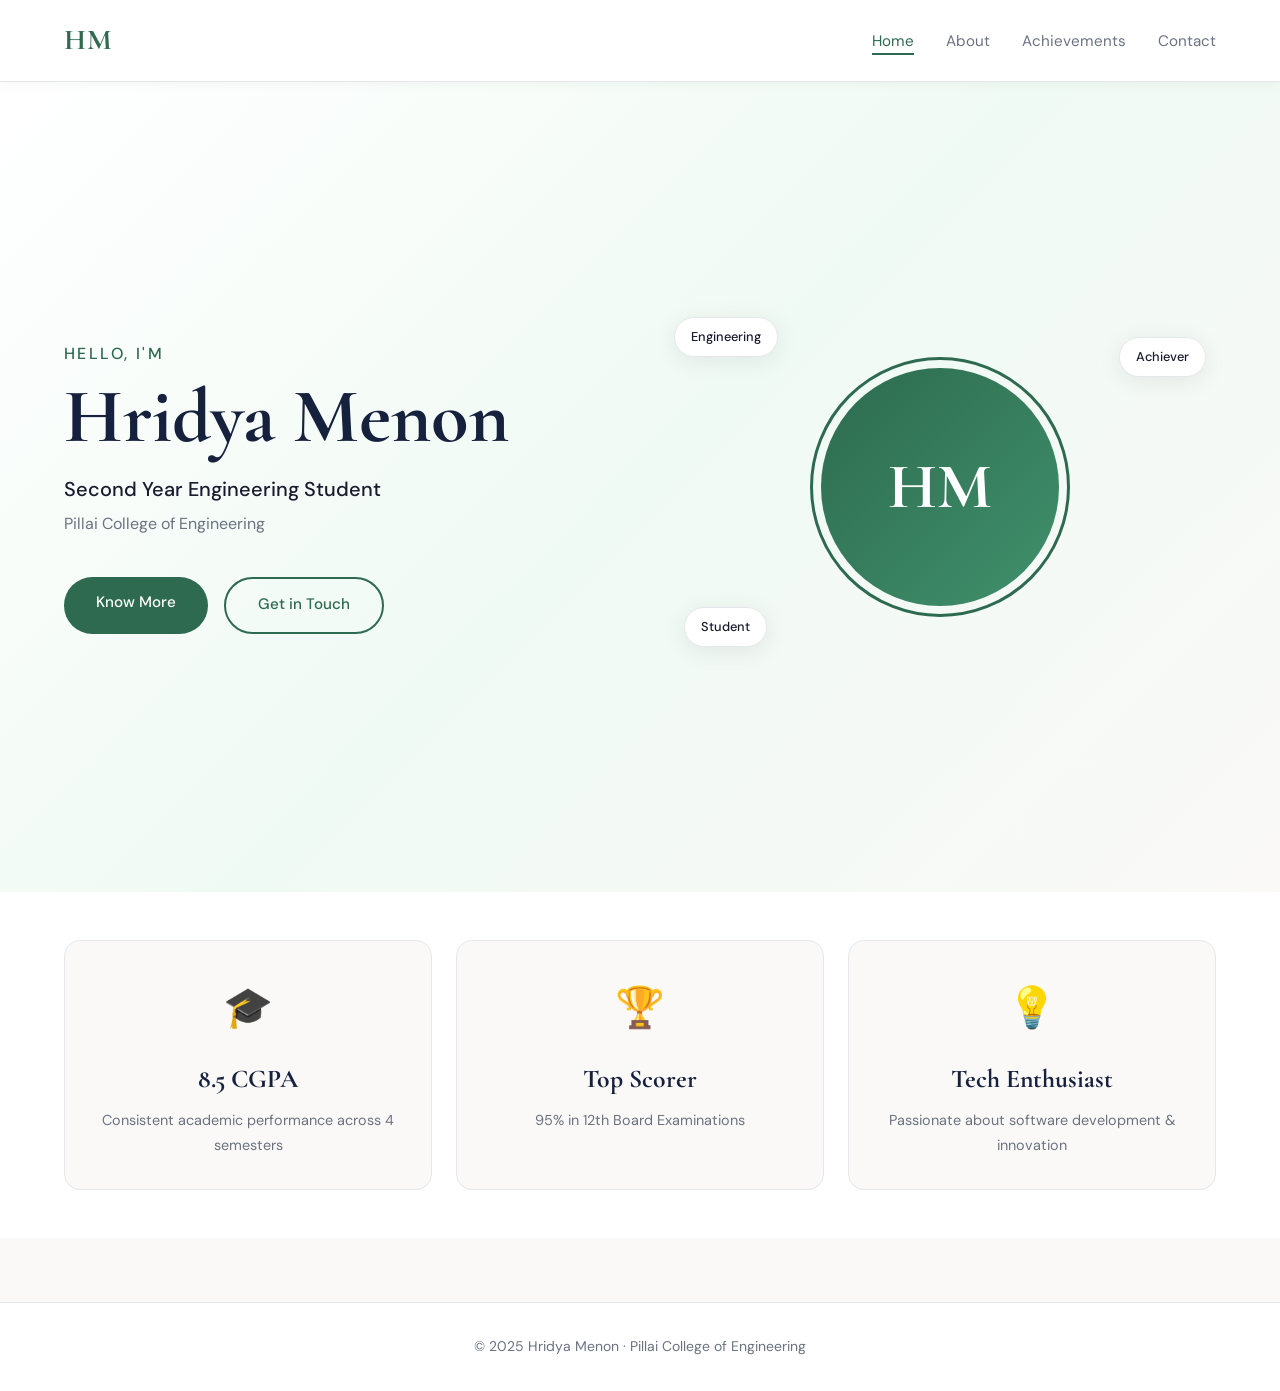
<file: index.html>
<!DOCTYPE html>
<html lang="en">
<head>
  <meta charset="UTF-8" />
  <meta name="viewport" content="width=device-width, initial-scale=1.0"/>
  <title>Hridya Menon | Portfolio</title>
  <link rel="stylesheet" href="style.css" />
  <link href="https://fonts.googleapis.com/css2?family=Cormorant+Garamond:wght@400;600;700&family=DM+Sans:wght@300;400;500&display=swap" rel="stylesheet"/>
</head>
<body>
  <nav class="navbar">
    <div class="nav-logo">HM</div>
    <ul class="nav-links">
      <li><a href="index.html" class="active">Home</a></li>
      <li><a href="about.html">About</a></li>
      <li><a href="achievements.html">Achievements</a></li>
      <li><a href="contact.html">Contact</a></li>
    </ul>
    <div class="hamburger" onclick="toggleMenu()">&#9776;</div>
  </nav>

  <section class="hero">
    <div class="hero-content">
      <p class="hero-tag animate-fade">Hello, I'm</p>
      <h1 class="hero-name animate-slide">Hridya Menon</h1>
      <p class="hero-sub animate-fade-delay">Second Year Engineering Student</p>
      <p class="hero-college animate-fade-delay">Pillai College of Engineering</p>
      <div class="hero-btns animate-up">
        <a href="about.html" class="btn-primary">Know More</a>
        <a href="contact.html" class="btn-outline">Get in Touch</a>
      </div>
    </div>
    <div class="hero-visual animate-up">
      <div class="avatar-ring">
        <div class="avatar-inner">
          <span class="avatar-initials">HM</span>
        </div>
      </div>
      <div class="floating-badge badge-1">Engineering</div>
      <div class="floating-badge badge-2">Student</div>
      <div class="floating-badge badge-3">Achiever</div>
    </div>
  </section>

  <section class="highlights">
    <div class="highlight-card animate-card">
      <div class="h-icon">🎓</div>
      <h3>8.5 CGPA</h3>
      <p>Consistent academic performance across 4 semesters</p>
    </div>
    <div class="highlight-card animate-card">
      <div class="h-icon">🏆</div>
      <h3>Top Scorer</h3>
      <p>95% in 12th Board Examinations</p>
    </div>
    <div class="highlight-card animate-card">
      <div class="h-icon">💡</div>
      <h3>Tech Enthusiast</h3>
      <p>Passionate about software development & innovation</p>
    </div>
  </section>

  <footer class="footer">
    <p>© 2025 Hridya Menon · Pillai College of Engineering</p>
  </footer>

  <script src="script.js"></script>
</body>
</html>
</file>
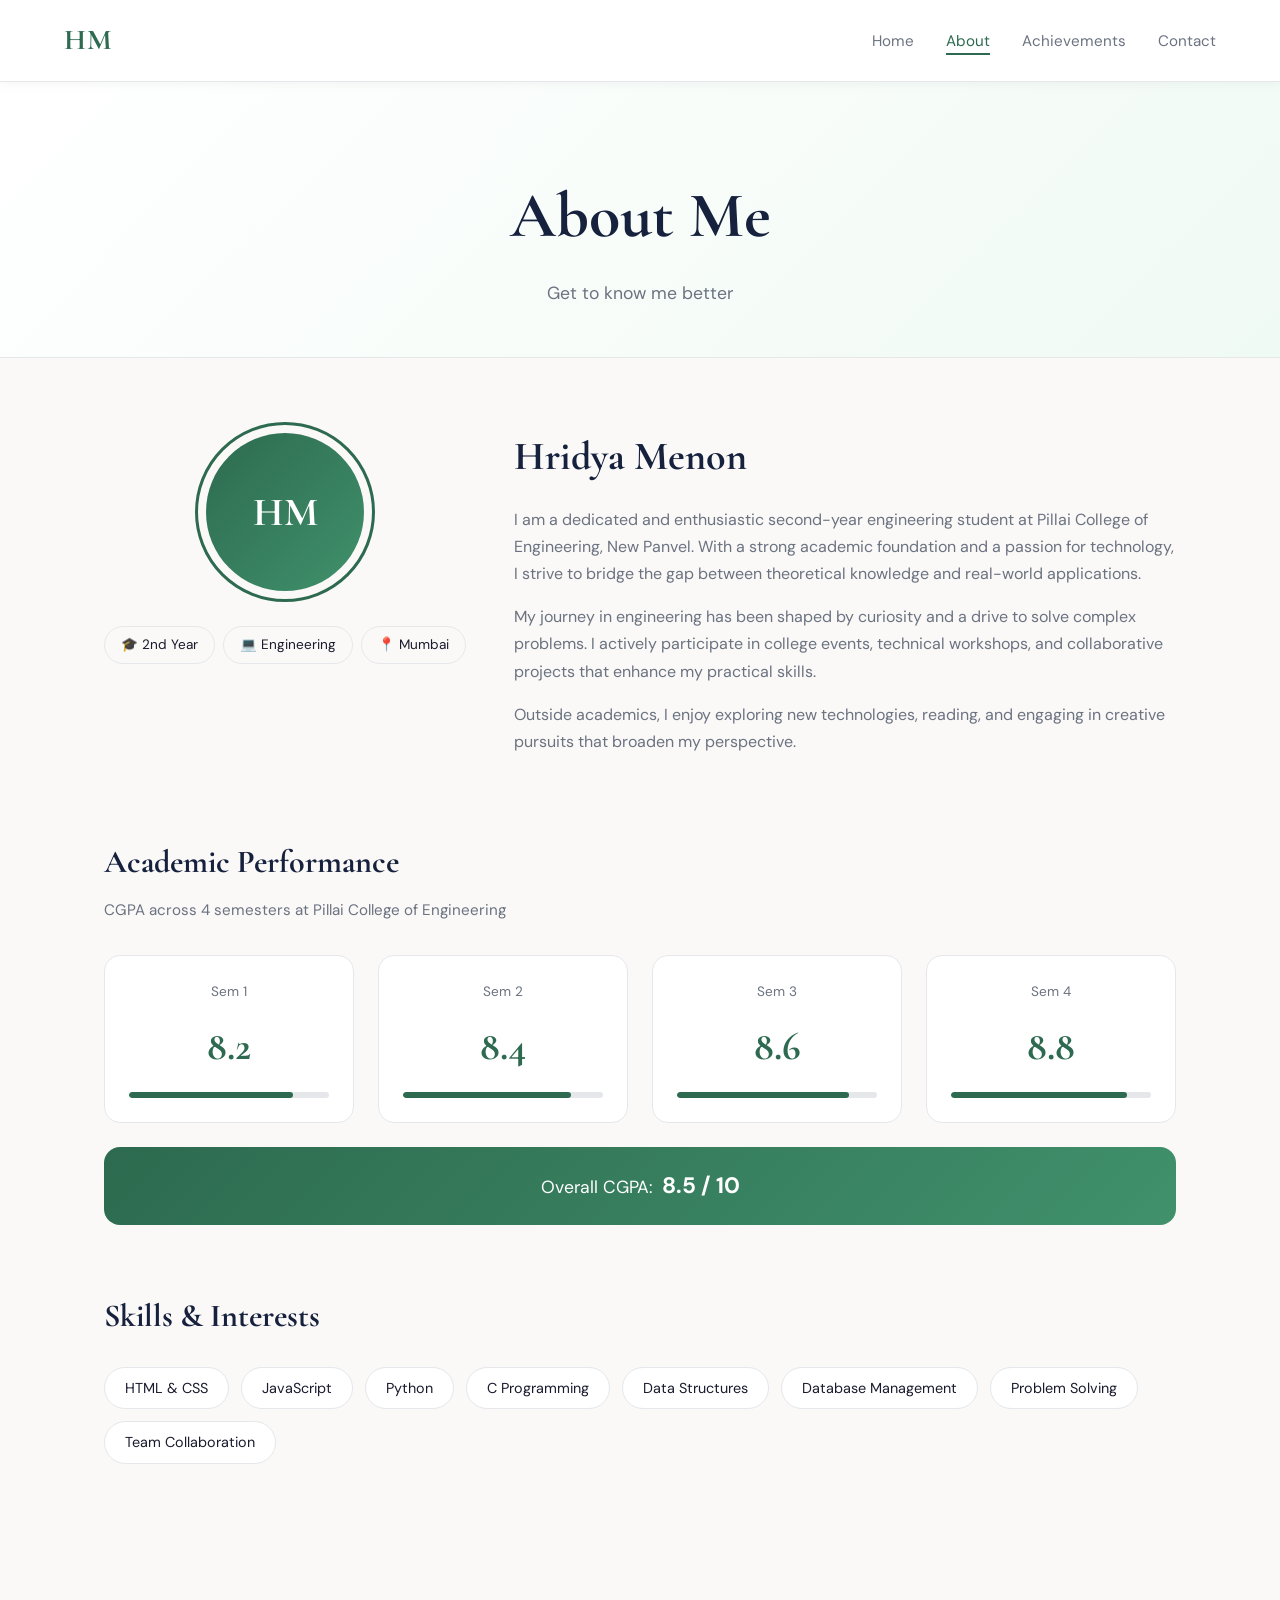
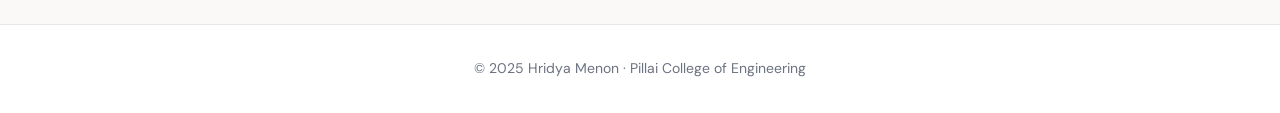
<file: about.html>
<!DOCTYPE html>
<html lang="en">
<head>
  <meta charset="UTF-8" />
  <meta name="viewport" content="width=device-width, initial-scale=1.0"/>
  <title>About | Hridya Menon</title>
  <link rel="stylesheet" href="style.css" />
  <link href="https://fonts.googleapis.com/css2?family=Cormorant+Garamond:wght@400;600;700&family=DM+Sans:wght@300;400;500&display=swap" rel="stylesheet"/>
</head>
<body>
  <nav class="navbar">
    <div class="nav-logo">HM</div>
    <ul class="nav-links">
      <li><a href="index.html">Home</a></li>
      <li><a href="about.html" class="active">About</a></li>
      <li><a href="achievements.html">Achievements</a></li>
      <li><a href="contact.html">Contact</a></li>
    </ul>
    <div class="hamburger" onclick="toggleMenu()">&#9776;</div>
  </nav>

  <section class="page-hero">
    <h1 class="animate-slide">About Me</h1>
    <p class="animate-fade-delay">Get to know me better</p>
  </section>

  <section class="about-section">
    <div class="about-grid">
      <div class="about-left animate-card">
        <div class="avatar-ring small">
          <div class="avatar-inner">
            <span class="avatar-initials">HM</span>
          </div>
        </div>
        <div class="info-pills">
          <span class="pill">🎓 2nd Year</span>
          <span class="pill">💻 Engineering</span>
          <span class="pill">📍 Mumbai</span>
        </div>
      </div>
      <div class="about-right">
        <h2 class="animate-slide">Hridya Menon</h2>
        <p class="about-para animate-fade">
          I am a dedicated and enthusiastic second-year engineering student at Pillai College of Engineering, New Panvel. With a strong academic foundation and a passion for technology, I strive to bridge the gap between theoretical knowledge and real-world applications.
        </p>
        <p class="about-para animate-fade">
          My journey in engineering has been shaped by curiosity and a drive to solve complex problems. I actively participate in college events, technical workshops, and collaborative projects that enhance my practical skills.
        </p>
        <p class="about-para animate-fade">
          Outside academics, I enjoy exploring new technologies, reading, and engaging in creative pursuits that broaden my perspective.
        </p>
      </div>
    </div>

    <div class="cgpa-section">
      <h2 class="section-title animate-slide">Academic Performance</h2>
      <p class="section-sub animate-fade">CGPA across 4 semesters at Pillai College of Engineering</p>
      <div class="semester-cards">
        <div class="sem-card animate-card">
          <div class="sem-num">Sem 1</div>
          <div class="sem-cgpa">8.2</div>
          <div class="progress-bar"><div class="progress-fill" style="width:82%"></div></div>
        </div>
        <div class="sem-card animate-card">
          <div class="sem-num">Sem 2</div>
          <div class="sem-cgpa">8.4</div>
          <div class="progress-bar"><div class="progress-fill" style="width:84%"></div></div>
        </div>
        <div class="sem-card animate-card">
          <div class="sem-num">Sem 3</div>
          <div class="sem-cgpa">8.6</div>
          <div class="progress-bar"><div class="progress-fill" style="width:86%"></div></div>
        </div>
        <div class="sem-card animate-card">
          <div class="sem-num">Sem 4</div>
          <div class="sem-cgpa">8.8</div>
          <div class="progress-bar"><div class="progress-fill" style="width:88%"></div></div>
        </div>
      </div>
      <div class="overall-cgpa animate-up">
        <span>Overall CGPA: </span><strong>8.5 / 10</strong>
      </div>
    </div>

    <div class="skills-section">
      <h2 class="section-title animate-slide">Skills & Interests</h2>
      <div class="skills-grid">
        <div class="skill-tag">HTML & CSS</div>
        <div class="skill-tag">JavaScript</div>
        <div class="skill-tag">Python</div>
        <div class="skill-tag">C Programming</div>
        <div class="skill-tag">Data Structures</div>
        <div class="skill-tag">Database Management</div>
        <div class="skill-tag">Problem Solving</div>
        <div class="skill-tag">Team Collaboration</div>
      </div>
    </div>
  </section>

  <footer class="footer">
    <p>© 2025 Hridya Menon · Pillai College of Engineering</p>
  </footer>

  <script src="script.js"></script>
</body>
</html>
</file>
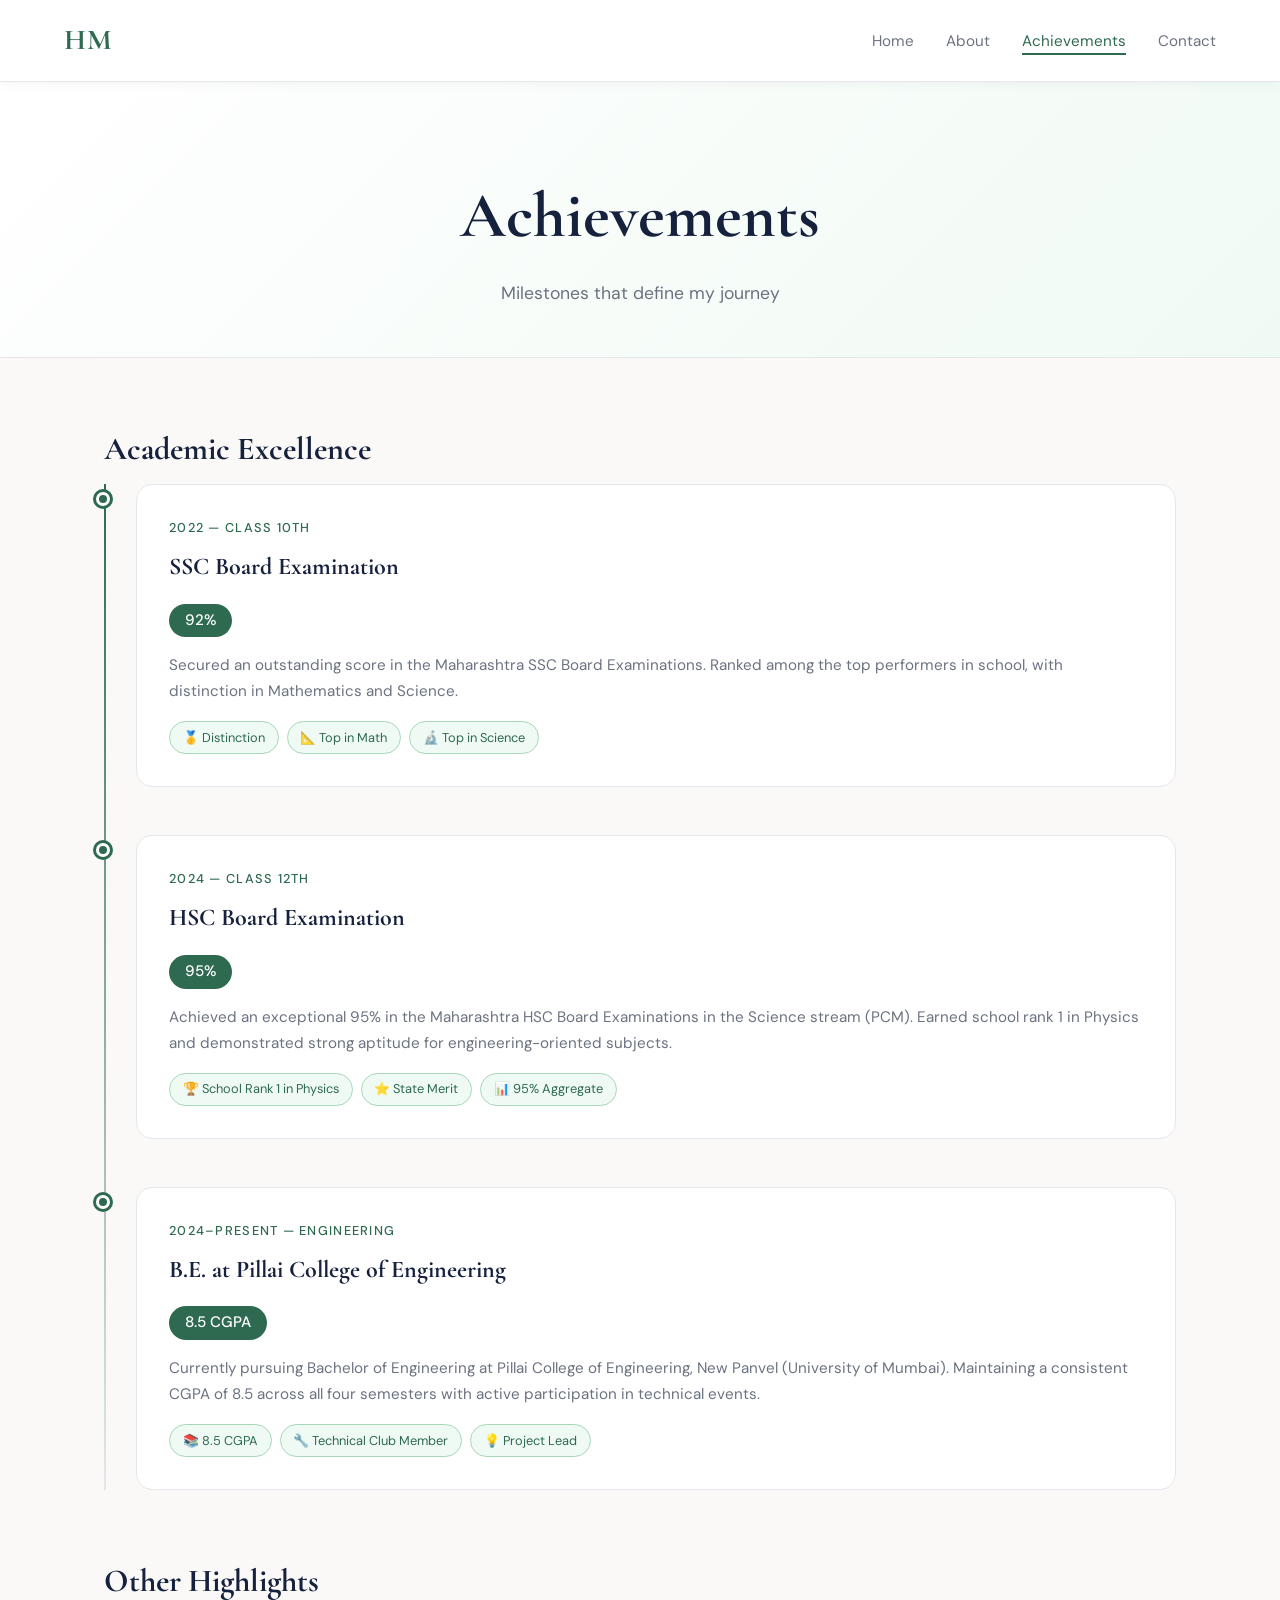
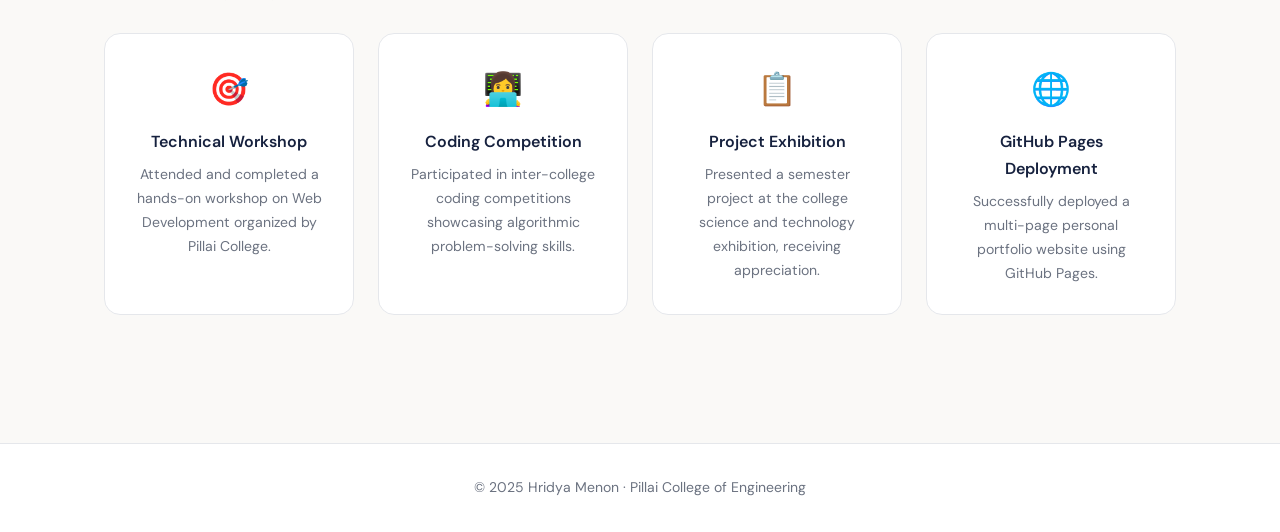
<file: achievements.html>
<!DOCTYPE html>
<html lang="en">
<head>
  <meta charset="UTF-8" />
  <meta name="viewport" content="width=device-width, initial-scale=1.0"/>
  <title>Achievements | Hridya Menon</title>
  <link rel="stylesheet" href="style.css" />
  <link href="https://fonts.googleapis.com/css2?family=Cormorant+Garamond:wght@400;600;700&family=DM+Sans:wght@300;400;500&display=swap" rel="stylesheet"/>
</head>
<body>
  <nav class="navbar">
    <div class="nav-logo">HM</div>
    <ul class="nav-links">
      <li><a href="index.html">Home</a></li>
      <li><a href="about.html">About</a></li>
      <li><a href="achievements.html" class="active">Achievements</a></li>
      <li><a href="contact.html">Contact</a></li>
    </ul>
    <div class="hamburger" onclick="toggleMenu()">&#9776;</div>
  </nav>

  <section class="page-hero">
    <h1 class="animate-slide">Achievements</h1>
    <p class="animate-fade-delay">Milestones that define my journey</p>
  </section>

  <section class="achievements-section">
    <h2 class="section-title animate-slide">Academic Excellence</h2>
    <div class="timeline">

      <div class="timeline-item animate-card">
        <div class="timeline-dot"></div>
        <div class="timeline-content">
          <div class="timeline-year">2022 — Class 10th</div>
          <h3>SSC Board Examination</h3>
          <div class="achievement-score">92%</div>
          <p>Secured an outstanding score in the Maharashtra SSC Board Examinations. Ranked among the top performers in school, with distinction in Mathematics and Science.</p>
          <div class="achievement-badges">
            <span class="abadge">🥇 Distinction</span>
            <span class="abadge">📐 Top in Math</span>
            <span class="abadge">🔬 Top in Science</span>
          </div>
        </div>
      </div>

      <div class="timeline-item animate-card">
        <div class="timeline-dot"></div>
        <div class="timeline-content">
          <div class="timeline-year">2024 — Class 12th</div>
          <h3>HSC Board Examination</h3>
          <div class="achievement-score">95%</div>
          <p>Achieved an exceptional 95% in the Maharashtra HSC Board Examinations in the Science stream (PCM). Earned school rank 1 in Physics and demonstrated strong aptitude for engineering-oriented subjects.</p>
          <div class="achievement-badges">
            <span class="abadge">🏆 School Rank 1 in Physics</span>
            <span class="abadge">⭐ State Merit</span>
            <span class="abadge">📊 95% Aggregate</span>
          </div>
        </div>
      </div>

      <div class="timeline-item animate-card">
        <div class="timeline-dot"></div>
        <div class="timeline-content">
          <div class="timeline-year">2024–Present — Engineering</div>
          <h3>B.E. at Pillai College of Engineering</h3>
          <div class="achievement-score">8.5 CGPA</div>
          <p>Currently pursuing Bachelor of Engineering at Pillai College of Engineering, New Panvel (University of Mumbai). Maintaining a consistent CGPA of 8.5 across all four semesters with active participation in technical events.</p>
          <div class="achievement-badges">
            <span class="abadge">📚 8.5 CGPA</span>
            <span class="abadge">🔧 Technical Club Member</span>
            <span class="abadge">💡 Project Lead</span>
          </div>
        </div>
      </div>

    </div>

    <div class="extra-achievements">
      <h2 class="section-title animate-slide">Other Highlights</h2>
      <div class="extra-grid">
        <div class="extra-card animate-card">
          <div class="e-icon">🎯</div>
          <h4>Technical Workshop</h4>
          <p>Attended and completed a hands-on workshop on Web Development organized by Pillai College.</p>
        </div>
        <div class="extra-card animate-card">
          <div class="e-icon">👩‍💻</div>
          <h4>Coding Competition</h4>
          <p>Participated in inter-college coding competitions showcasing algorithmic problem-solving skills.</p>
        </div>
        <div class="extra-card animate-card">
          <div class="e-icon">📋</div>
          <h4>Project Exhibition</h4>
          <p>Presented a semester project at the college science and technology exhibition, receiving appreciation.</p>
        </div>
        <div class="extra-card animate-card">
          <div class="e-icon">🌐</div>
          <h4>GitHub Pages Deployment</h4>
          <p>Successfully deployed a multi-page personal portfolio website using GitHub Pages.</p>
        </div>
      </div>
    </div>
  </section>

  <footer class="footer">
    <p>© 2025 Hridya Menon · Pillai College of Engineering</p>
  </footer>

  <script src="script.js"></script>
</body>
</html>
</file>
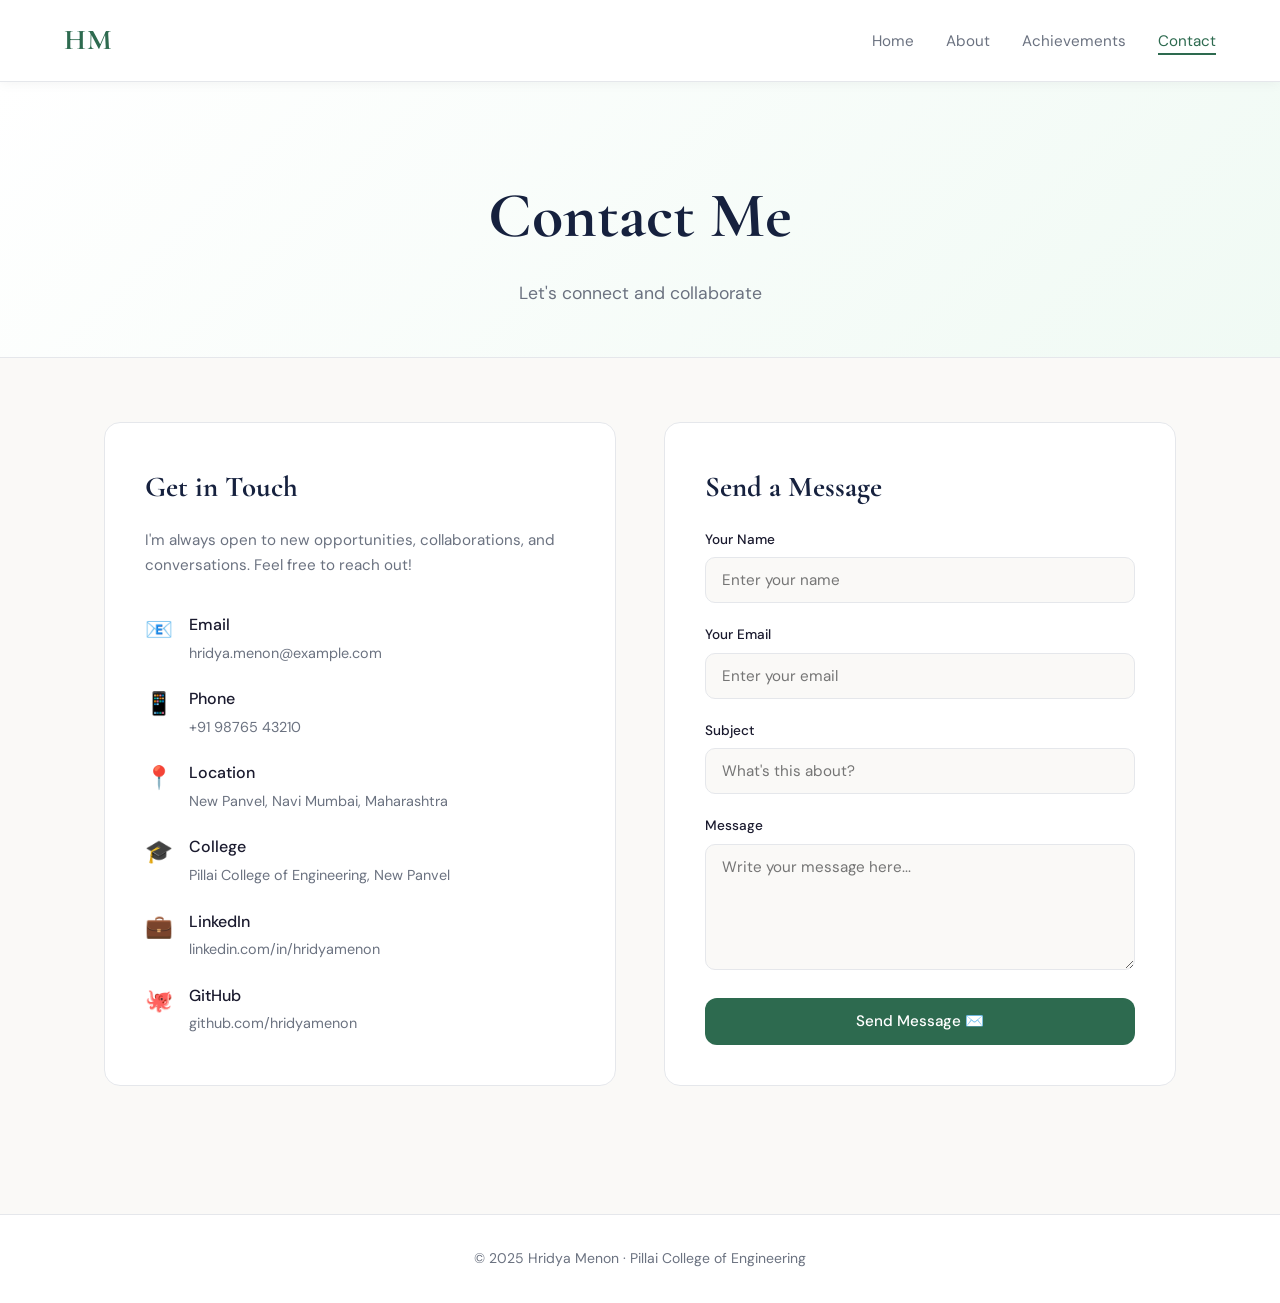
<file: contact.html>
<!DOCTYPE html>
<html lang="en">
<head>
  <meta charset="UTF-8" />
  <meta name="viewport" content="width=device-width, initial-scale=1.0"/>
  <title>Contact | Hridya Menon</title>
  <link rel="stylesheet" href="style.css" />
  <link href="https://fonts.googleapis.com/css2?family=Cormorant+Garamond:wght@400;600;700&family=DM+Sans:wght@300;400;500&display=swap" rel="stylesheet"/>
</head>
<body>
  <nav class="navbar">
    <div class="nav-logo">HM</div>
    <ul class="nav-links">
      <li><a href="index.html">Home</a></li>
      <li><a href="about.html">About</a></li>
      <li><a href="achievements.html">Achievements</a></li>
      <li><a href="contact.html" class="active">Contact</a></li>
    </ul>
    <div class="hamburger" onclick="toggleMenu()">&#9776;</div>
  </nav>

  <section class="page-hero">
    <h1 class="animate-slide">Contact Me</h1>
    <p class="animate-fade-delay">Let's connect and collaborate</p>
  </section>

  <section class="contact-section">
    <div class="contact-grid">
      <div class="contact-info animate-card">
        <h2>Get in Touch</h2>
        <p>I'm always open to new opportunities, collaborations, and conversations. Feel free to reach out!</p>
        <div class="contact-items">
          <div class="contact-item">
            <div class="c-icon">📧</div>
            <div>
              <strong>Email</strong>
              <p>hridya.menon@example.com</p>
            </div>
          </div>
          <div class="contact-item">
            <div class="c-icon">📱</div>
            <div>
              <strong>Phone</strong>
              <p>+91 98765 43210</p>
            </div>
          </div>
          <div class="contact-item">
            <div class="c-icon">📍</div>
            <div>
              <strong>Location</strong>
              <p>New Panvel, Navi Mumbai, Maharashtra</p>
            </div>
          </div>
          <div class="contact-item">
            <div class="c-icon">🎓</div>
            <div>
              <strong>College</strong>
              <p>Pillai College of Engineering, New Panvel</p>
            </div>
          </div>
          <div class="contact-item">
            <div class="c-icon">💼</div>
            <div>
              <strong>LinkedIn</strong>
              <p>linkedin.com/in/hridyamenon</p>
            </div>
          </div>
          <div class="contact-item">
            <div class="c-icon">🐙</div>
            <div>
              <strong>GitHub</strong>
              <p>github.com/hridyamenon</p>
            </div>
          </div>
        </div>
      </div>

      <div class="contact-form animate-card">
        <h2>Send a Message</h2>
        <div class="form-group">
          <label>Your Name</label>
          <input type="text" placeholder="Enter your name" />
        </div>
        <div class="form-group">
          <label>Your Email</label>
          <input type="email" placeholder="Enter your email" />
        </div>
        <div class="form-group">
          <label>Subject</label>
          <input type="text" placeholder="What's this about?" />
        </div>
        <div class="form-group">
          <label>Message</label>
          <textarea rows="5" placeholder="Write your message here..."></textarea>
        </div>
        <button class="btn-primary full-width" onclick="sendMessage()">Send Message ✉️</button>
        <div id="form-success" class="form-success hidden">✅ Message sent! I'll get back to you soon.</div>
      </div>
    </div>
  </section>

  <footer class="footer">
    <p>© 2025 Hridya Menon · Pillai College of Engineering</p>
  </footer>

  <script src="script.js"></script>
</body>
</html>
</file>
<file: style.css>
/* ===== VARIABLES ===== */
:root {
  --cream: #faf9f7;
  --white: #ffffff;
  --charcoal: #1a1a2e;
  --navy: #16213e;
  --accent: #2d6a4f;
  --accent-light: #40916c;
  --gold: #b5835a;
  --muted: #6b7280;
  --border: #e5e7eb;
  --shadow: 0 4px 24px rgba(0,0,0,0.08);
  --radius: 16px;
}

/* ===== RESET ===== */
*, *::before, *::after { box-sizing: border-box; margin: 0; padding: 0; }
html { scroll-behavior: smooth; }
body {
  font-family: 'DM Sans', sans-serif;
  background: var(--cream);
  color: var(--charcoal);
  line-height: 1.7;
}

/* ===== NAVBAR ===== */
.navbar {
  position: sticky; top: 0; z-index: 100;
  display: flex; align-items: center; justify-content: space-between;
  padding: 1rem 4rem;
  background: rgba(255,255,255,0.92);
  backdrop-filter: blur(10px);
  border-bottom: 1px solid var(--border);
  box-shadow: 0 1px 12px rgba(0,0,0,0.05);
}
.nav-logo {
  font-family: 'Cormorant Garamond', serif;
  font-size: 1.8rem; font-weight: 700;
  color: var(--accent);
  letter-spacing: 0.05em;
}
.nav-links {
  display: flex; gap: 2rem; list-style: none;
}
.nav-links a {
  text-decoration: none;
  color: var(--muted);
  font-size: 0.95rem; font-weight: 400;
  transition: color 0.2s;
  position: relative;
}
.nav-links a::after {
  content: ''; position: absolute; bottom: -4px; left: 0;
  width: 0; height: 2px; background: var(--accent);
  transition: width 0.3s;
}
.nav-links a:hover::after, .nav-links a.active::after { width: 100%; }
.nav-links a:hover, .nav-links a.active { color: var(--accent); }
.hamburger { display: none; font-size: 1.5rem; cursor: pointer; color: var(--charcoal); }

/* ===== HERO ===== */
.hero {
  display: flex; align-items: center; justify-content: space-between;
  padding: 6rem 4rem;
  min-height: 90vh;
  background: linear-gradient(135deg, #ffffff 0%, #f0faf4 50%, #faf9f7 100%);
  gap: 3rem;
}
.hero-content { flex: 1; max-width: 560px; }
.hero-tag {
  font-size: 1rem; color: var(--accent); font-weight: 500;
  letter-spacing: 0.15em; text-transform: uppercase; margin-bottom: 0.5rem;
}
.hero-name {
  font-family: 'Cormorant Garamond', serif;
  font-size: clamp(3rem, 6vw, 5rem); font-weight: 700;
  color: var(--navy); line-height: 1.1; margin-bottom: 0.75rem;
}
.hero-sub { font-size: 1.25rem; color: var(--charcoal); font-weight: 500; margin-bottom: 0.25rem; }
.hero-college { font-size: 1rem; color: var(--muted); margin-bottom: 2.5rem; }
.hero-btns { display: flex; gap: 1rem; flex-wrap: wrap; }

/* ===== AVATAR ===== */
.hero-visual {
  flex: 1; display: flex; align-items: center; justify-content: center;
  position: relative; min-height: 380px;
}
.avatar-ring {
  width: 260px; height: 260px;
  border-radius: 50%;
  border: 3px solid var(--accent);
  padding: 8px;
  display: flex; align-items: center; justify-content: center;
  animation: pulse-ring 3s ease-in-out infinite;
  position: relative; z-index: 2;
}
.avatar-ring.small { width: 180px; height: 180px; }
.avatar-inner {
  width: 100%; height: 100%;
  border-radius: 50%;
  background: linear-gradient(135deg, var(--accent), var(--accent-light));
  display: flex; align-items: center; justify-content: center;
}
.avatar-initials {
  font-family: 'Cormorant Garamond', serif;
  font-size: 4rem; font-weight: 700; color: white;
}
.avatar-ring.small .avatar-initials { font-size: 2.5rem; }

.floating-badge {
  position: absolute;
  background: white; border: 1px solid var(--border);
  padding: 0.5rem 1rem; border-radius: 50px;
  font-size: 0.8rem; font-weight: 500;
  color: var(--charcoal);
  box-shadow: var(--shadow);
  animation: float 3s ease-in-out infinite;
}
.badge-1 { top: 20px; left: 10px; animation-delay: 0s; }
.badge-2 { bottom: 30px; left: 20px; animation-delay: 0.8s; }
.badge-3 { top: 40px; right: 10px; animation-delay: 1.6s; }

/* ===== BUTTONS ===== */
.btn-primary {
  display: inline-block; padding: 0.85rem 2rem;
  background: var(--accent); color: white;
  border: none; border-radius: 50px;
  font-family: 'DM Sans', sans-serif;
  font-size: 0.95rem; font-weight: 500;
  text-decoration: none; cursor: pointer;
  transition: all 0.3s;
}
.btn-primary:hover { background: var(--accent-light); transform: translateY(-2px); box-shadow: 0 8px 20px rgba(45,106,79,0.3); }
.btn-outline {
  display: inline-block; padding: 0.85rem 2rem;
  background: transparent; color: var(--accent);
  border: 2px solid var(--accent); border-radius: 50px;
  font-family: 'DM Sans', sans-serif;
  font-size: 0.95rem; font-weight: 500;
  text-decoration: none; cursor: pointer;
  transition: all 0.3s;
}
.btn-outline:hover { background: var(--accent); color: white; transform: translateY(-2px); }
.full-width { width: 100%; text-align: center; border-radius: 12px; }

/* ===== HIGHLIGHTS ===== */
.highlights {
  display: flex; gap: 1.5rem; flex-wrap: wrap;
  padding: 3rem 4rem;
  background: white;
}
.highlight-card {
  flex: 1; min-width: 220px;
  padding: 2rem; border-radius: var(--radius);
  background: var(--cream); border: 1px solid var(--border);
  text-align: center;
  transition: all 0.3s;
}
.highlight-card:hover { transform: translateY(-6px); box-shadow: var(--shadow); }
.h-icon { font-size: 2.5rem; margin-bottom: 1rem; }
.highlight-card h3 { font-family: 'Cormorant Garamond', serif; font-size: 1.6rem; color: var(--navy); margin-bottom: 0.5rem; }
.highlight-card p { color: var(--muted); font-size: 0.9rem; }

/* ===== PAGE HERO ===== */
.page-hero {
  padding: 5rem 4rem 3rem;
  background: linear-gradient(135deg, #ffffff 0%, #f0faf4 100%);
  text-align: center;
  border-bottom: 1px solid var(--border);
}
.page-hero h1 {
  font-family: 'Cormorant Garamond', serif;
  font-size: clamp(2.5rem, 5vw, 4rem); font-weight: 700;
  color: var(--navy); margin-bottom: 0.5rem;
}
.page-hero p { color: var(--muted); font-size: 1.1rem; }

/* ===== ABOUT ===== */
.about-section { padding: 4rem; max-width: 1200px; margin: 0 auto; }
.about-grid { display: flex; gap: 3rem; align-items: flex-start; flex-wrap: wrap; margin-bottom: 4rem; }
.about-left { display: flex; flex-direction: column; align-items: center; gap: 1.5rem; }
.info-pills { display: flex; flex-wrap: wrap; gap: 0.5rem; justify-content: center; }
.pill {
  padding: 0.4rem 1rem; border-radius: 50px;
  background: var(--cream); border: 1px solid var(--border);
  font-size: 0.85rem; color: var(--charcoal);
}
.about-right { flex: 1; }
.about-right h2 { font-family: 'Cormorant Garamond', serif; font-size: 2.5rem; color: var(--navy); margin-bottom: 1rem; }
.about-para { color: var(--muted); margin-bottom: 1rem; font-size: 1rem; }

.section-title {
  font-family: 'Cormorant Garamond', serif;
  font-size: 2rem; font-weight: 700; color: var(--navy);
  margin-bottom: 0.5rem;
}
.section-sub { color: var(--muted); margin-bottom: 2rem; font-size: 0.95rem; }

/* ===== CGPA CARDS ===== */
.cgpa-section { margin-bottom: 4rem; }
.semester-cards { display: flex; gap: 1.5rem; flex-wrap: wrap; margin-bottom: 1.5rem; }
.sem-card {
  flex: 1; min-width: 160px; padding: 1.5rem;
  background: white; border: 1px solid var(--border);
  border-radius: var(--radius); text-align: center;
  transition: all 0.3s;
}
.sem-card:hover { transform: translateY(-4px); box-shadow: var(--shadow); border-color: var(--accent); }
.sem-num { font-size: 0.85rem; color: var(--muted); margin-bottom: 0.5rem; }
.sem-cgpa { font-family: 'Cormorant Garamond', serif; font-size: 2.5rem; font-weight: 700; color: var(--accent); margin-bottom: 0.75rem; }
.progress-bar { height: 6px; background: var(--border); border-radius: 3px; overflow: hidden; }
.progress-fill { height: 100%; background: var(--accent); border-radius: 3px; animation: grow 1s ease-out forwards; }
.overall-cgpa {
  text-align: center; padding: 1.25rem;
  background: linear-gradient(135deg, var(--accent), var(--accent-light));
  border-radius: var(--radius); color: white; font-size: 1.1rem;
}
.overall-cgpa strong { font-size: 1.4rem; margin-left: 0.25rem; }

/* ===== SKILLS ===== */
.skills-section { margin-bottom: 2rem; }
.skills-grid { display: flex; flex-wrap: wrap; gap: 0.75rem; margin-top: 1.5rem; }
.skill-tag {
  padding: 0.5rem 1.25rem;
  background: white; border: 1px solid var(--border);
  border-radius: 50px; font-size: 0.9rem;
  color: var(--charcoal); transition: all 0.2s;
}
.skill-tag:hover { background: var(--accent); color: white; border-color: var(--accent); transform: scale(1.05); }

/* ===== TIMELINE ===== */
.achievements-section { padding: 4rem; max-width: 1200px; margin: 0 auto; }
.timeline { position: relative; padding-left: 2rem; margin-bottom: 4rem; }
.timeline::before {
  content: ''; position: absolute; left: 0; top: 0; bottom: 0;
  width: 2px; background: linear-gradient(to bottom, var(--accent), var(--border));
}
.timeline-item { position: relative; margin-bottom: 3rem; }
.timeline-dot {
  position: absolute; left: -2.5rem; top: 0.5rem;
  width: 14px; height: 14px; border-radius: 50%;
  background: var(--accent); border: 3px solid white;
  box-shadow: 0 0 0 3px var(--accent);
}
.timeline-content {
  background: white; border: 1px solid var(--border);
  border-radius: var(--radius); padding: 2rem;
  transition: all 0.3s;
}
.timeline-content:hover { box-shadow: var(--shadow); transform: translateX(4px); }
.timeline-year { font-size: 0.8rem; color: var(--accent); font-weight: 500; letter-spacing: 0.1em; text-transform: uppercase; margin-bottom: 0.5rem; }
.timeline-content h3 { font-family: 'Cormorant Garamond', serif; font-size: 1.5rem; color: var(--navy); margin-bottom: 0.5rem; }
.achievement-score {
  display: inline-block; padding: 0.25rem 1rem;
  background: var(--accent); color: white;
  border-radius: 50px; font-size: 0.95rem; font-weight: 500;
  margin: 0.5rem 0 1rem;
}
.timeline-content p { color: var(--muted); font-size: 0.95rem; margin-bottom: 1rem; }
.achievement-badges { display: flex; flex-wrap: wrap; gap: 0.5rem; }
.abadge {
  padding: 0.3rem 0.8rem;
  background: #f0faf4; border: 1px solid #a7d7b8;
  border-radius: 50px; font-size: 0.8rem; color: var(--accent);
}

.extra-achievements { margin-top: 2rem; }
.extra-grid { display: flex; flex-wrap: wrap; gap: 1.5rem; margin-top: 1.5rem; }
.extra-card {
  flex: 1; min-width: 200px;
  padding: 1.75rem; background: white;
  border: 1px solid var(--border); border-radius: var(--radius);
  transition: all 0.3s; text-align: center;
}
.extra-card:hover { transform: translateY(-4px); box-shadow: var(--shadow); border-color: var(--accent); }
.e-icon { font-size: 2rem; margin-bottom: 0.75rem; }
.extra-card h4 { font-weight: 600; color: var(--navy); margin-bottom: 0.5rem; }
.extra-card p { color: var(--muted); font-size: 0.88rem; }

/* ===== CONTACT ===== */
.contact-section { padding: 4rem; max-width: 1200px; margin: 0 auto; }
.contact-grid { display: flex; gap: 3rem; flex-wrap: wrap; }
.contact-info, .contact-form {
  flex: 1; min-width: 280px;
  background: white; border: 1px solid var(--border);
  border-radius: var(--radius); padding: 2.5rem;
}
.contact-info h2, .contact-form h2 {
  font-family: 'Cormorant Garamond', serif;
  font-size: 1.8rem; color: var(--navy); margin-bottom: 1rem;
}
.contact-info > p { color: var(--muted); margin-bottom: 2rem; font-size: 0.95rem; }
.contact-items { display: flex; flex-direction: column; gap: 1.25rem; }
.contact-item { display: flex; gap: 1rem; align-items: flex-start; }
.c-icon { font-size: 1.4rem; flex-shrink: 0; }
.contact-item strong { display: block; font-weight: 500; color: var(--charcoal); margin-bottom: 0.15rem; }
.contact-item p { color: var(--muted); font-size: 0.9rem; }

.form-group { margin-bottom: 1.25rem; }
.form-group label { display: block; font-size: 0.85rem; font-weight: 500; color: var(--charcoal); margin-bottom: 0.4rem; }
.form-group input, .form-group textarea {
  width: 100%; padding: 0.75rem 1rem;
  border: 1px solid var(--border); border-radius: 10px;
  background: var(--cream); font-family: 'DM Sans', sans-serif;
  font-size: 0.95rem; color: var(--charcoal);
  outline: none; transition: border-color 0.2s;
  resize: vertical;
}
.form-group input:focus, .form-group textarea:focus { border-color: var(--accent); background: white; }
.form-success {
  margin-top: 1rem; padding: 0.75rem 1rem;
  background: #f0faf4; border: 1px solid #a7d7b8;
  border-radius: 10px; color: var(--accent); font-size: 0.9rem;
  text-align: center;
}
.hidden { display: none; }

/* ===== FOOTER ===== */
.footer {
  text-align: center; padding: 2rem;
  background: white; border-top: 1px solid var(--border);
  color: var(--muted); font-size: 0.875rem; margin-top: 4rem;
}

/* ===== ANIMATIONS ===== */
@keyframes pulse-ring {
  0%, 100% { box-shadow: 0 0 0 0 rgba(45,106,79,0.2); }
  50% { box-shadow: 0 0 0 16px rgba(45,106,79,0); }
}
@keyframes float {
  0%, 100% { transform: translateY(0); }
  50% { transform: translateY(-10px); }
}
@keyframes grow {
  from { width: 0; }
}
@keyframes fadeIn {
  from { opacity: 0; transform: translateY(20px); }
  to { opacity: 1; transform: translateY(0); }
}
@keyframes slideIn {
  from { opacity: 0; transform: translateX(-30px); }
  to { opacity: 1; transform: translateX(0); }
}

.animate-fade { animation: fadeIn 0.6s ease-out forwards; }
.animate-slide { animation: slideIn 0.7s ease-out forwards; }
.animate-fade-delay { animation: fadeIn 0.8s 0.2s ease-out both; }
.animate-up { animation: fadeIn 0.8s 0.4s ease-out both; }
.animate-card {
  opacity: 0; animation: fadeIn 0.7s ease-out forwards;
}
.animate-card:nth-child(1) { animation-delay: 0.1s; }
.animate-card:nth-child(2) { animation-delay: 0.2s; }
.animate-card:nth-child(3) { animation-delay: 0.3s; }
.animate-card:nth-child(4) { animation-delay: 0.4s; }

/* ===== RESPONSIVE ===== */
@media (max-width: 768px) {
  .navbar { padding: 1rem 1.5rem; }
  .nav-links { display: none; flex-direction: column; gap: 1rem; position: absolute; top: 64px; left: 0; width: 100%; background: white; padding: 1.5rem; border-bottom: 1px solid var(--border); box-shadow: var(--shadow); }
  .nav-links.open { display: flex; }
  .hamburger { display: block; }
  .hero { flex-direction: column; padding: 3rem 1.5rem; min-height: auto; text-align: center; }
  .hero-btns { justify-content: center; }
  .highlights { padding: 2rem 1.5rem; }
  .page-hero { padding: 3rem 1.5rem 2rem; }
  .about-section, .achievements-section, .contact-section { padding: 2rem 1.5rem; }
  .about-grid { flex-direction: column; align-items: center; }
  .timeline { padding-left: 1.5rem; }
  .timeline-dot { left: -2rem; }
}
</file>
